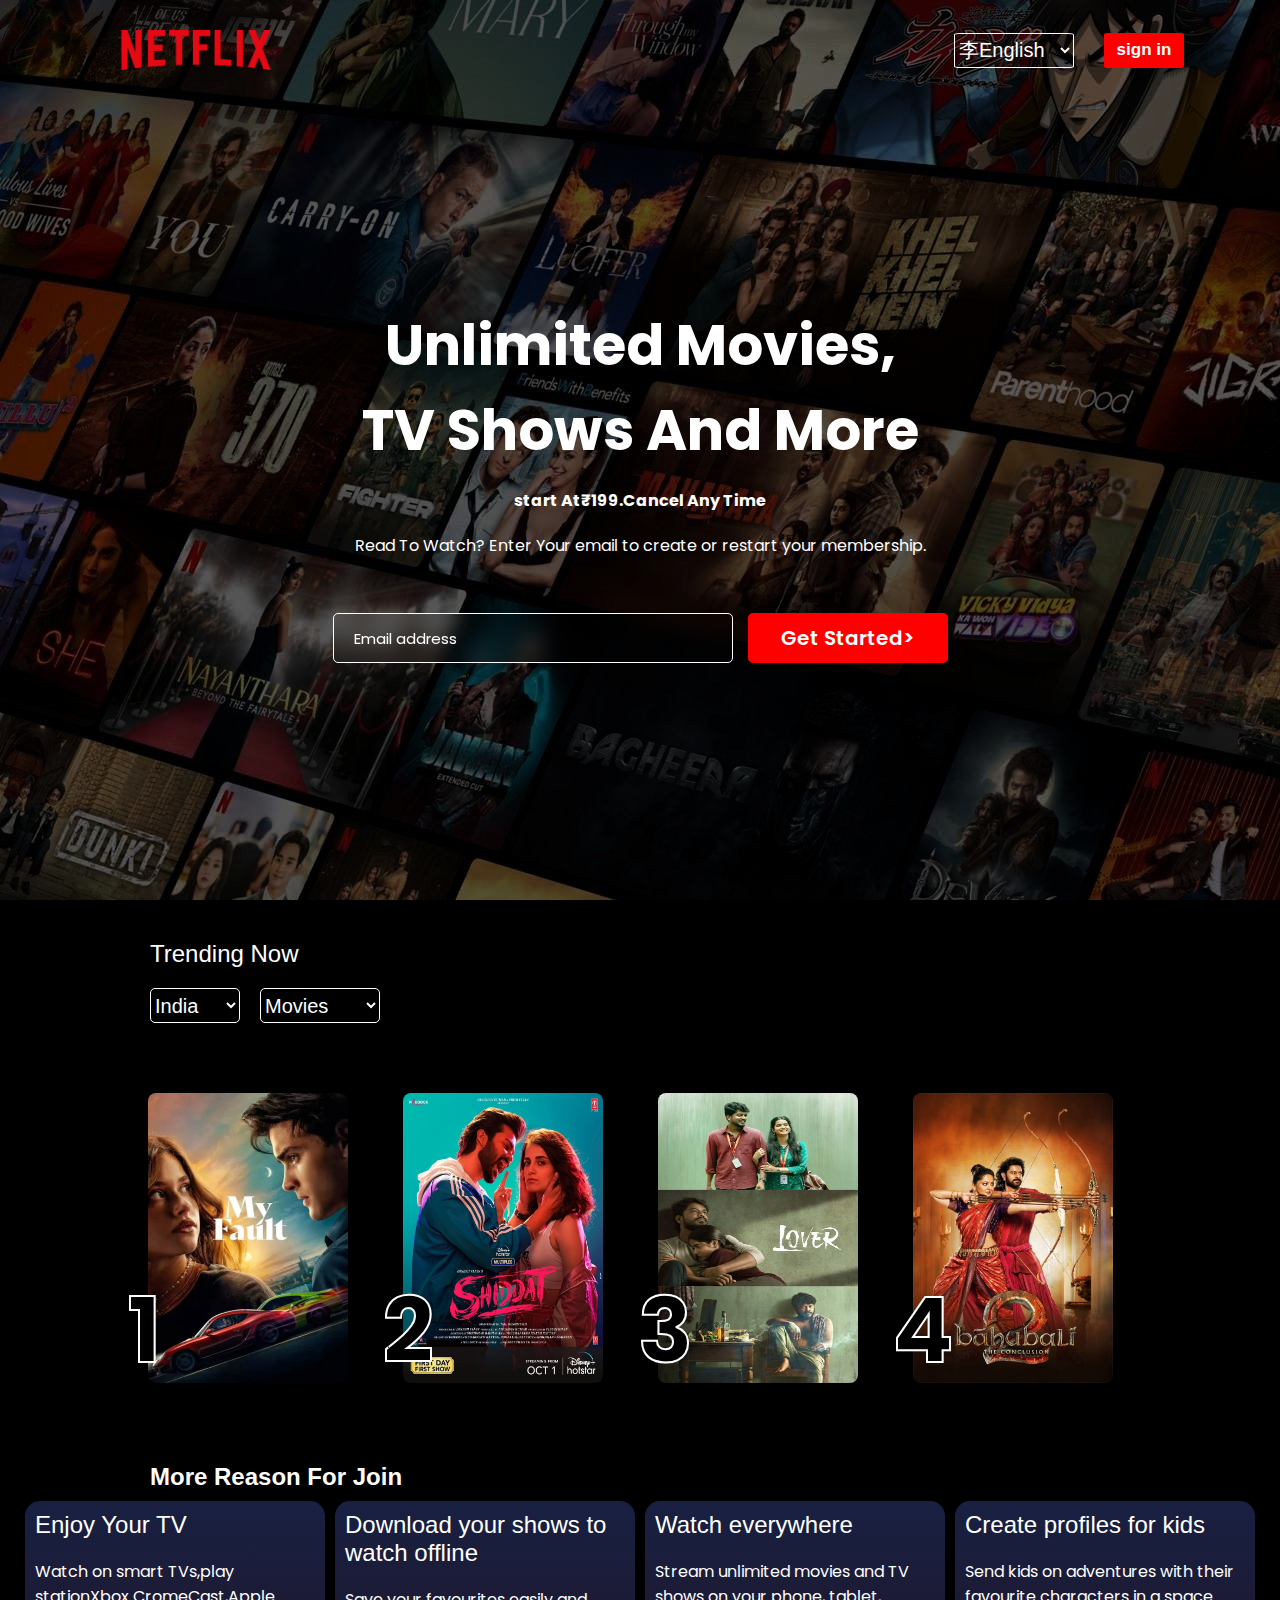
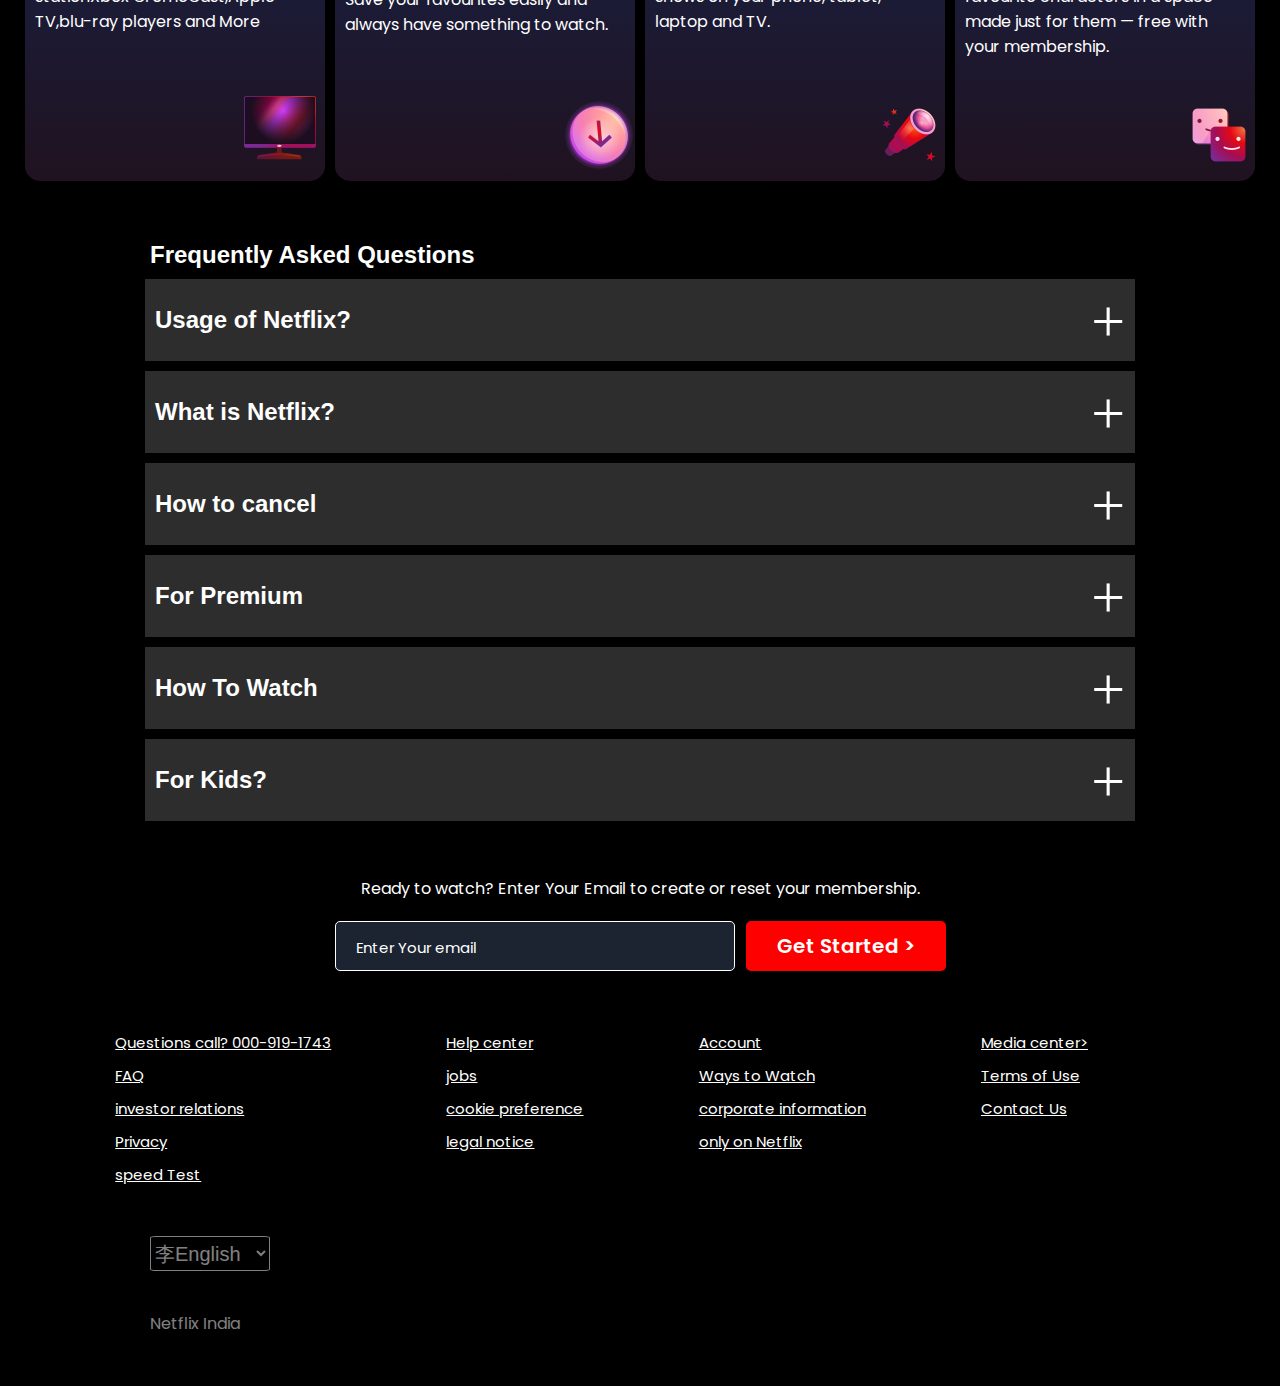
<file: index.html>
<!DOCTYPE html>
<html lang="en">
  <head>
    <meta charset="UTF-8" />
<meta name="viewport" content="width=device-width, initial-scale=1.0">
    <link
      href="https://fonts.googleapis.com/css2?family=Poppins:ital,wght@0,100;0,200;0,300;0,400;0,500;0,600;0,700;0,800;0,900;1,100;1,200;1,300;1,400;1,500;1,600;1,700;1,800;1,900&display=swap"
      rel="stylesheet"
    />
    <title>Netflix</title>
    <link rel="stylesheet" href="style.css" />
  </head>
  <body>
    <div class="container-1">
      <div class="navbar">
        <div class="logo">
          <img src="logo.png" alt="logo" />
        </div>
        <div class="lang">
          <select>
            <option value="English">李English</option>
            <option value="Tamil">李Tamil</option>
          </select>
          <button class="sign">sign in</button>
        </div>
      </div>
      <!-- body  -->
      <div class="part-1">
        <h1>Unlimited Movies, <br> TV Shows And More</h1>
        <h5>start At₹199.Cancel Any Time</h5>
        <p class="para">
          Read To Watch? Enter Your email to create or restart your membership.
        </p>
        <div class="inp">
          <input type="text" placeholder="Email address" />
          <button class="get">Get Started></button>
        </div>
      </div>
    </div>
    <div id="container-2">
      <div class="part-2">
        <h2 class="trend">Trending Now</h2>
        <div class="trend-option">
          <select class="country">
            <option value="India">India</option>
            <option value="Global">Global</option>
          </select>
          <select class="movie">
            <option value="Movies">Movies</option>
            <option value="Tv shows">Tv shows</option>
          </select>
        </div>
      </div>
      <div class="card">
        <div class="cards">
          <h1>1</h1>
          <img src="card1.jpg" alt="" />
        </div>
        <div class="cards">
          <h1>2</h1>
          <img src="card2.jpg" alt="" />
        </div>
        <div class="cards">
          <h1>3</h1>
          <img src="card3.jpg" alt="" />
        </div>
        <div class="cards">
          <h1>4</h1>
          <img src="card4.jpg" alt="" />
        </div>
        <div class="cards">
          <h1>5</h1>
          <img src="card5.jpg" alt="" />
        </div>
        <div class="cards">
          <h1>6</h1>
          <img src="card6.jpg" alt="" />
        </div>
        <div class="cards">
          <h1>7</h1>
          <img src="card7.jpg" alt="" />
        </div>
        <div class="cards">
          <h1>8</h1>
          <img src="card8.jpg" alt="" />
        </div>
        <div class="cards">
          <h1>9</h1>
          <img src="card9.jpg" alt="" />
        </div>
        <div class="cards">
          <h1>10</h1>
          <img src="card10.jpg" alt="" />
        </div>
      </div>
      <h2 class="part-2">More Reason For Join</h2>
      <div class="part-3">
        <div class="part-3card">
          <h2 class="enj">Enjoy Your TV</h2>
          <p class="enj">
            Watch on smart TVs,play stationXbox CromeCast,Apple TV,blu-ray
            players and More
          </p>
          <img src="tv.png" alt="error" />
        </div>
        <div class="part-3card">
          <h2 class="enj">Download your shows to watch offline</h2>
          <p class="enj">
            Save your favourites easily and always have something to watch.
          </p>
          <img src="airo.png" alt="error" />
        </div>
        <div class="part-3card">
          <h2 class="enj">Watch everywhere</h2>
          <p class="enj">
            Stream unlimited movies and TV shows on your phone, tablet, laptop and TV.
          </p>
          <img src="scope.png" alt="error" />
        </div>
        <div class="part-3card">
          <h2 class="enj">Create profiles for kids</h2>
          <p class="enj">
           Send kids on adventures with their favourite characters in a space made just for them — free with your membership.
          </p>
          <img src="message.png" alt="error" />
        </div>
      </div>
      <div class="part-4">
        <h2 class="freq">Frequently Asked Questions</h2>
      </div>
      <div class="part-5">
        <div class="part-5card">
          <h2>Usage of Netflix?</h2>
          <h2 class="plus">+</h2>
        </div>
        <div class="part-5card">
          <h2>What is Netflix?</h2>
          <h2 class="plus">+</h2>
        </div>
        <div class="part-5card">
          <h2>How to cancel</h2>
          <h2 class="plus">+</h2>
        </div>
        <div class="part-5card">
          <h2>For Premium</h2>
          <h2 class="plus">+</h2>
        </div>
        <div class="part-5card">
          <h2>How To Watch</h2>
          <h2 class="plus">+</h2>
        </div>
        <div class="part-5card">
          <h2> For Kids?</h2>
          <h2 class="plus">+</h2>
        </div>
      </div>
      <div class="inp">
        <div class="inp2-in">
          <p class="re">Ready to watch?  Enter Your Email to create or reset your membership.</p>
          <div class="inp2-inner">
            <input type="text" placeholder="Enter Your email" class="input2"/>
              <button class="get2">Get Started ></button>
          </div>
        </div> 
        </div>
        <div class="part6h">
          <div class="part6">
            <ul>
            <li><a href="#">Questions call? 000-919-1743</a></li>
            <li><a href="#">FAQ</a></li>
            <li><a href="#">investor relations</a></li>
            <li><a href="#">Privacy</a></li>
            <li><a href="#">speed Test</a></li>
            </ul>
          </div>
          <div class="part6">
            <ul>
            <li><a href="#">Help center</a></li>
            <li><a href="#">jobs</a></li>
            <li><a href="#">cookie preference</a></li>
            <li><a href="#">legal notice</a></li>
            </ul>
          </div>
          <div class="part6">
            <ul>
            <li><a href="#">Account</a></li>
            <li><a href="#">Ways to Watch</a></li>
            <li><a href="#">corporate information</a></li>
            <li><a href="#">only on Netflix</a></li>
            </ul>
          </div>
          <div class="part6">
            <ul>
            <li><a href="#">Media center></li>
            <li><a href="#">Terms of Use</a></li>
            <li><a href="#">Contact Us</a></li>
            </ul>
          </div>
        </div>
        <div class="last">
        <select>
            <option value="English">李English</option>
            <option value="Tamil">李Tamil</option>
          </select>
          <p class="net">Netflix India</p>
        </div>
        <!-- <h2 class="meh">Designed By Mustaqeem</h2> -->
    </div>
  </body>
</html>
</file>
<file: style.css>
* {
  margin: 0px;
  padding: 0px;
  box-sizing: border-box;
}
body {
  font-family: "Poppins", serif;
  color: white;
}

.container-1 {
   font-family: "Poppins", serif;
  background-image: url(background-2.jpg);
  object-fit: cover;
  width: 100%;
  height: 100vh;
}
.navbar {
  display: flex;
  justify-content: space-between;
  width: 85%;
  margin: auto;
  align-items: center;
}

.logo {
  width: 200px;
  height: 100px;
}
.logo img {
  width: 100%;
  object-fit: contain;
}
.part-1 {
  /* width: 70%;
    margin: 180px auto;
    text-align: center; */
  display: flex;
  align-items: center;
  justify-content: center;
  flex-direction: column;
  height: 85vh;
}
.lang{
  display: flex;
  gap: 20px;
  flex-wrap: wrap;
  justify-content: center;
  align-items: center;
}
select {
  font-size: 20px;
  background-color: transparent;
  color: white;
  height: 35px;
  width: 120px;
  font-weight: 400;
  border: 1px solid white;
  border-radius: 5%;
}
option{
  background-color:white;
  color: black;
}
/* option{
    background-color: black;
    margin-top: 10px;
} */
.sign {
  font-size: 17px;
  height: 35px;
  width: 80px;
  background-color: red;
  color: white;
  border: 2px solid red;
  font-weight: 600;
  margin-left: 10px;
  border: 5px solid red;
  border-radius: 5%;
}
.part-1 h1 {
  font-size: 3.5rem;
  text-align: center;
}
h5 {
  font-size: 1rem;
  margin-top: 15px;
  text-align: center;
}
.para {
  margin-top: 20px;
  text-align: center;
}
.inp {
    display: flex;
    margin-top: 15px;
    justify-content: center;  
    align-items: center;
    flex-wrap: wrap;
    gap: 15px;
    width: 100%;
    padding-top: 40px;

}


.get {
  height:50px;
  padding: 5px;
  width: 200px;
  font-size: 20px;
  font-family: "Poppins", serif;
  font-weight: 600;
  /* margin-left: 5px; */
  background-color: red;
  border-radius: 5px;
  border: 2px solid red;
  color: white;
  cursor: pointer;
}
.get:hover {
  background-color: rgb(113, 30, 30);
}
input{
  height: 50px;
  width: 100%;
  max-width: 400px;
  border-radius: 5px;
  background-color: transparent;
  backdrop-filter: blur(10px);
  border: 1px solid white;
  font-size: 20px;
  padding: 10px 20px;
  color: white;
}
::placeholder {
  font-family: "Poppins", serif;
  /* width: 100%; */
  text-align: start;
  color: white;
  font-size: 15px;  
}
/* .inpe input{
    color: white;
} */
#container-2 {
  background-repeat: no-repeat;
  width: 100%;
  height: auto;
  background-color: #000000;
}
.part-2 {
  width: auto;
  display: flex;
  flex-direction: column;
  gap: 20px;
  justify-content: start;
  align-items: start;
  margin-left: 150px;
}
.trend-option {
  display: flex;
  gap: 20px;
  justify-content: center;
  align-items: center;
  flex-wrap: wrap;
}
.trend {
  padding-top: 40px;
  font-size: 1.5rem;
  font-weight: 500;
}

.country {
  width: 90px;
  border-radius: 5px;
}
.movie {
  border-radius: 1px solid white;
  border-radius: 5px;
}
.card {
  display: flex;
  gap: 55px;
  overflow: scroll;
  width: 80%;
  height: 350px;
  margin-left: 10%;
  margin-top: 60px;
  position: relative;
  margin-bottom: 30px;
  padding-top: 10px;
}
::-webkit-scrollbar {
  width: 0px;
}

.card h1 {
   font-family: "Poppins", serif;
  position: absolute;
  top: 180px;
  font-size: 90px;
  /* font-style: var(); */
  color: black;
  -webkit-text-stroke: 2px white;
}
.cards {
  height: 290px;
  width: 200px;
  border-radius: 7px;
}
.cards img {
  height: 290px;
  width: 200px;
  border-radius: 8px;
  margin-left: 20px;
  /* transition: all 2s ease-in; */
}
.cards:hover {
  transform: scale(1.1);
    transition: all 0.5s ease-in;
  border-radius: 7px;
}

.part-3 {
  width: 100%;
  height: auto;
  display: flex;
  flex-wrap: wrap;
  justify-content: center;
  align-items: center;
  gap: 10px;
  padding: 10px;
}

.part-3card {
  display: flex;
  justify-content: start;
  align-items: start;
  padding: 10px;
  flex-direction: column;
  width: 300px;
  height: 280px;
  background: linear-gradient(#192042, #201220);
  text-align: start;
  position: relative;
  border-radius: 15px;

  .enj {
    margin-bottom: 20px;
    font-style: normal;
    font-weight: 400;
  }
  img {
    text-align: end;
    position: absolute;
    right: 0px;
    bottom: 10px;
  }
}
.part-5card:hover{
  background-color: #525050;
}
.freq {
  /* margin: 50px 150px; */
  margin-left: 150px;
  margin-top: 50px;
  font-family: sans-serif;
}
.part-5 {
  margin: auto 80px;
  font-family: "Times New Roman", Times, serif;
}
.part-5card {
  display: flex;
  justify-content: space-between;
  height: 82px;
  background-color: #2d2d2d;
  margin: 10px 65px;
  align-items: center;
  padding: 10px;
  /* width: 1230px; */

  
}
.part-5:hover{
  transform: #181818;
}
.plus {
  font-size: 60px;
  font-weight: 100;
  font-family: emoji;
}
.read {
  /* margin: 50px 400px; */
  margin-top: 90px;
  margin-left: 450px;
}
h2{
  /* font-weight:400; */
  font-family: sans-serif;
}
.inp2 {
  gap: 10px;
  display: flex;
  justify-content: center;
  align-items: center;
  flex-direction: column;
  margin-top: 40px;
}
.inp2-in{
  display: flex;
  flex-direction: column;
  flex-wrap: wrap;
  justify-content: center;
  align-items: center;
  text-align: center;
  gap: 20px;
  width: 100%;
  /* background-color: yellowgreen; */
}
.inp2-inner{
  display: flex;
  justify-content: center;
  align-items: center;
  flex-wrap: wrap;
  gap: 1px;
/* width: 100%; */
}
.input2{
  width: 600px;
  background-color: #1c2432;
}
a {
  color: white;
}
.part6 {
  list-style-type: none;
  font-size: 15px;
}
.part6h {
  display: flex;
  justify-content: space-evenly;
  width: 94%;
  margin-top: 50px;
}
.get2 {
  height: 50px;
  width: 200px;
  font-size: 20px;
  font-family: "Poppins", serif;
  font-weight: 600;
  margin-left: 10px;
  background-color: red;
  border-radius: 5px;
  border: 2px solid red;
  color: white;
  cursor: pointer;
}
.get2:hover {
  background-color: rgb(113, 30, 30);
}
ul {
  list-style-type: none;
  li {
    margin-top: 10px;
  }
}
.last {
  padding: 50px 150px;
  opacity: 0.5;
}
/* option {
  background-color: black;
} */

.net{
    padding-top: 40px;
    opacity:0.5px;
 }
 @media (max-width:1024px){
  .freq{
    margin-left: 90px;
  }
      .part-5card {
        display: flex;
        justify-content: space-between;
        height: 82px;
        background-color: #2d2d2d;
        margin: 10px 5px;
        align-items: center;
        padding: 10px;
    }
    .part-2 {
    margin-left: 102px;
    /* opacity: 0.8; */
}
    .part-3 {
    width: 100%;
    height: auto;
    display: flex;
    flex-wrap: wrap;
    flex-direction: row;
    justify-content: center;
    align-items: center;
    gap: 10px;
    padding: 10px;
}
.part-3card{
      width: 413px;
    height: 294px;
}
  }
 
@media (max-width:768px) {

      select {
        /* justify-content: space-evenly; */
        /* margin: 10px auto; */
        /* margin-left: -46px; */
    }   
  .sign{
    
  }
  .part-1 h1 {
    font-size: 2.5rem;
    text-align: center;
}
.trend{
  margin-left: 10px;
}
.country {
    max-width: 577px;
    border-radius: 5px;
    width:100% ;
}
.movie {
    border-radius: 1px solid white;
    border-radius: 5px;
    max-width: 577px;
    width: 100%;
}
.part-2{
  margin-left: 85px;

}
  .freq{
    margin-left: 86px;
  }
      .part-3card {
        height: 300px;
        width: 304px;
        font-size: 15px;
    }
  .part-5card {
    display: flex;
    justify-content: space-between;
    height: 82px;
    background-color: #2d2d2d;
    margin: 10px 5px;
    align-items: center;
    padding: 10px;
}

  plus {
    font-size: 48px;
    opacity: 0.7;
}
  .input2{
     width: 291px;
  }
  input{
    width: 373px;
  }
  .last {
    padding: 50px 100px;
    opacity: 0.5;
}
  .get2 {
        /* margin: 10px 120px; */
        height: 50px;
        width: 200px;
        margin: 10px 10px;
    }
    .part6h {
      justify-content: center;
      align-items: center;
      flex-direction:column;
    width: 100%;
    /* background-color: yellow; */
    /* margin: 50px 100px; */
}
.part6 {
      justify-content: center;
      align-items: center;
      flex-direction:column;
    width: 86%;
    /* margin: 50px 100px; */
}
}
@media (max-width: 425px) {
  .part-5 {
    margin: auto 40px;
    font-family: "Times New Roman", Times, serif;
  }
}
</file>
